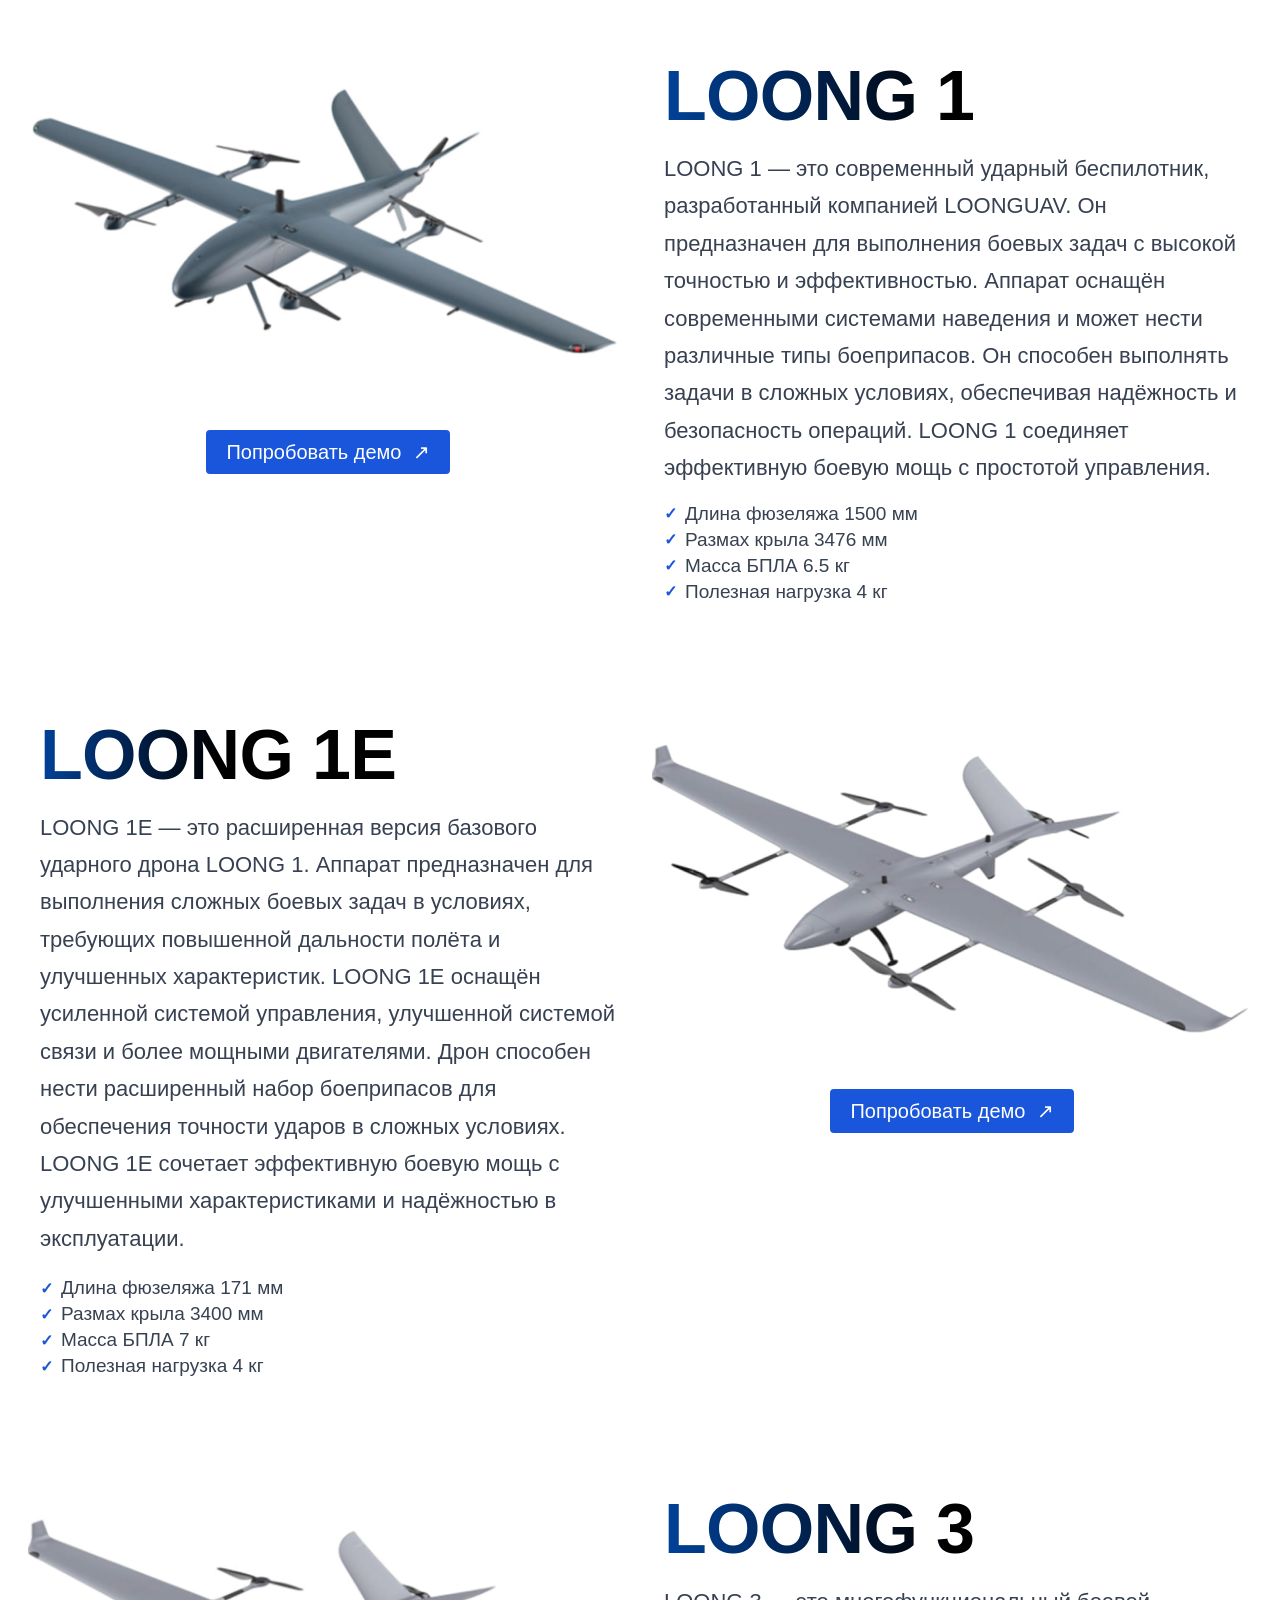
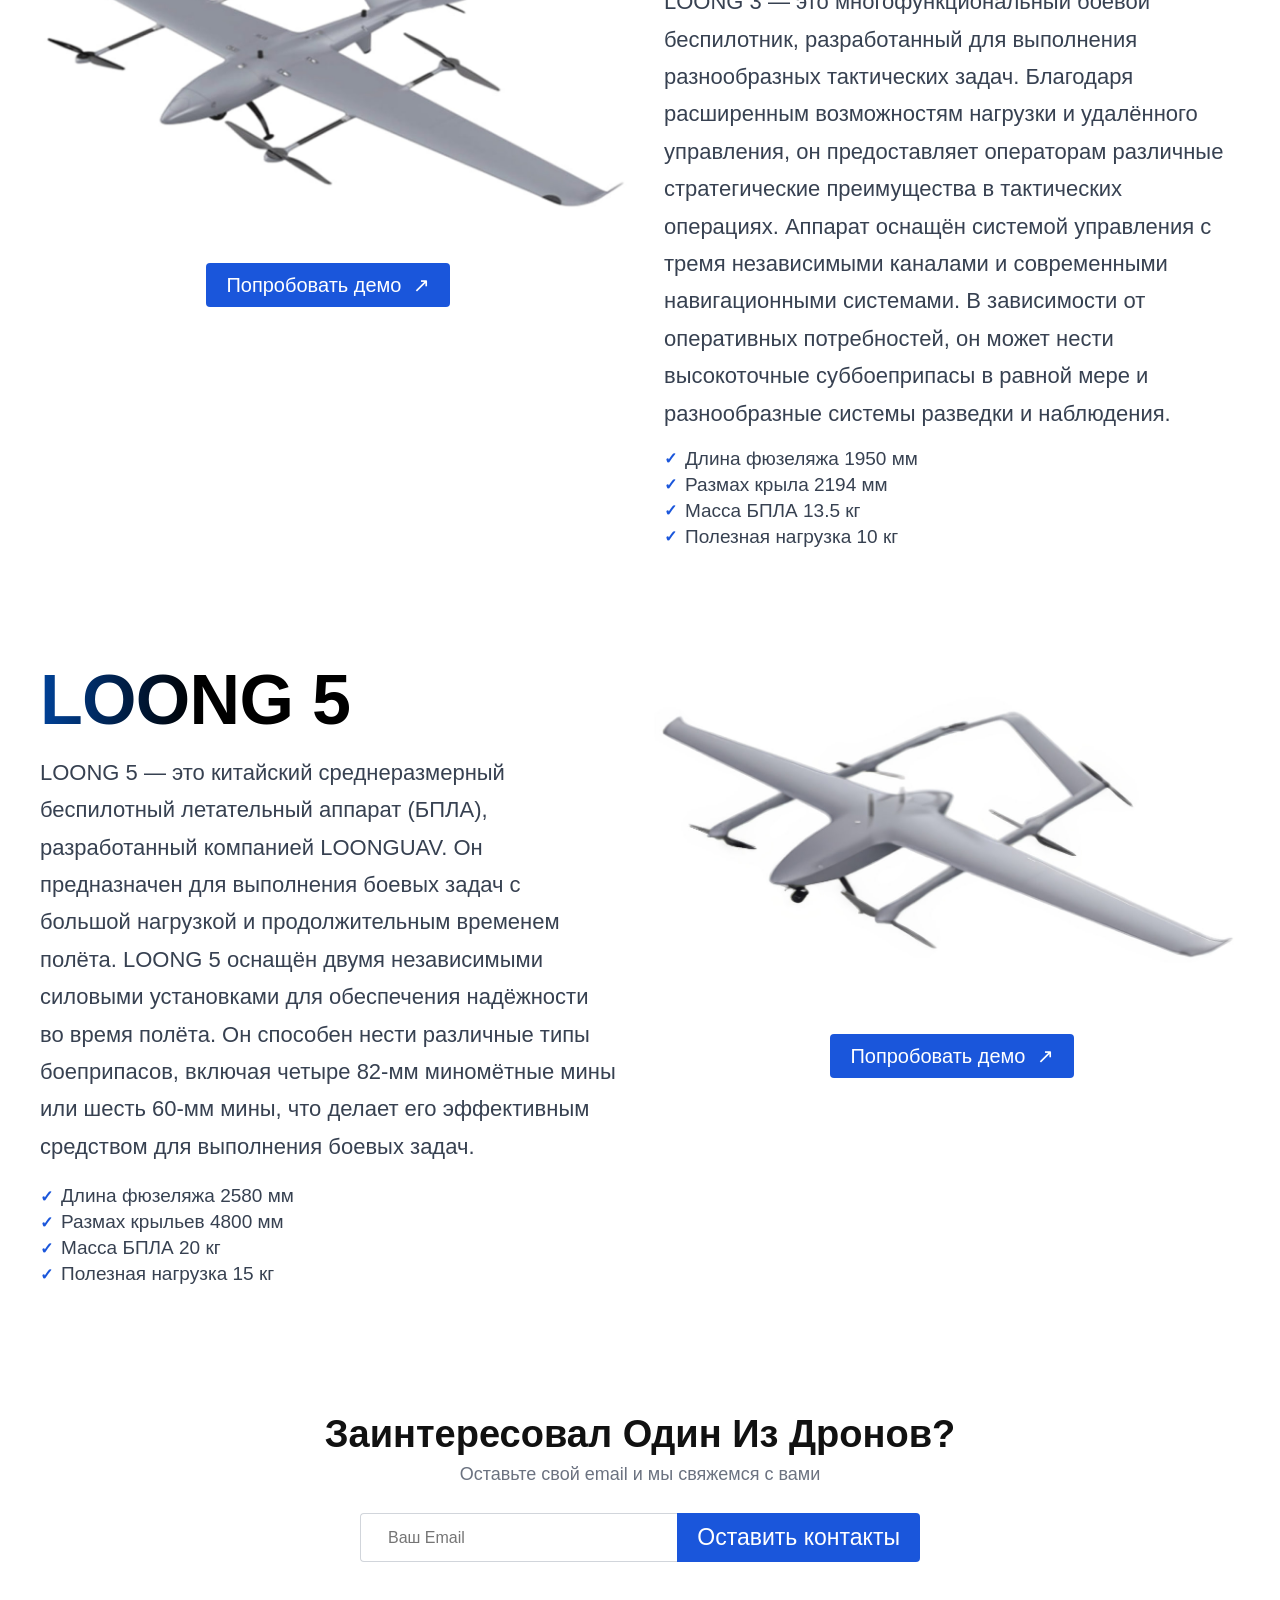
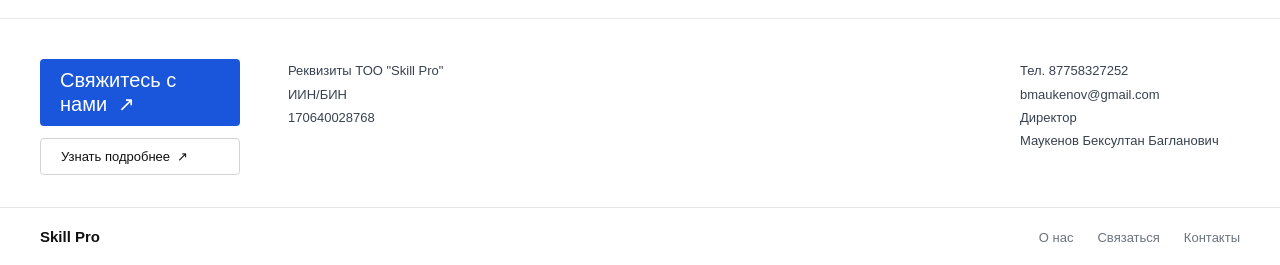
<file: index.html>
<!DOCTYPE html>
<html lang="ru">
<head>
<meta charset="UTF-8">
<meta name="viewport" content="width=device-width, initial-scale=1.0">
<title>Skill Pro — БПЛА</title>
<link rel="stylesheet" href="style.css">
</head>
<body>


<!-- LOONG 1 -->
<div class="drone-section">
  <div class="drone-left">
    
    <div class="drone-placeholder">
      <img src="design/drone1.jpg" alt="drone">
    </div>
    <a href="#contact" class="btn-demo">Попробовать демо &nbsp;↗</a>
  </div>
  <div class="drone-right">
    <h2>LOONG 1</h2>
    <p>LOONG 1 — это современный ударный беспилотник, разработанный компанией LOONGUAV. Он предназначен для выполнения боевых задач с высокой точностью и эффективностью. Аппарат оснащён современными системами наведения и может нести различные типы боеприпасов. Он способен выполнять задачи в сложных условиях, обеспечивая надёжность и безопасность операций. LOONG 1 соединяет эффективную боевую мощь с простотой управления.</p>
    <ul class="specs">
      <li>Длина фюзеляжа 1500 мм</li>
      <li>Размах крыла 3476 мм</li>
      <li>Масса БПЛА 6.5 кг</li>
      <li>Полезная нагрузка 4 кг</li>
    </ul>
  </div>
</div>

<!-- LOONG 1E -->
<div class="drone-section reverse">
  <div class="drone-left">
    
    <div class="drone-placeholder">
      <img src="design/drone1e.jpg" alt="drone">
    </div>
    <a href="#contact" class="btn-demo">Попробовать демо &nbsp;↗</a>
  </div>
  <div class="drone-right">
    <h2>LOONG 1E</h2>
    <p>LOONG 1E — это расширенная версия базового ударного дрона LOONG 1. Аппарат предназначен для выполнения сложных боевых задач в условиях, требующих повышенной дальности полёта и улучшенных характеристик. LOONG 1E оснащён усиленной системой управления, улучшенной системой связи и более мощными двигателями. Дрон способен нести расширенный набор боеприпасов для обеспечения точности ударов в сложных условиях. LOONG 1E сочетает эффективную боевую мощь с улучшенными характеристиками и надёжностью в эксплуатации.</p>
    <ul class="specs">
      <li>Длина фюзеляжа 171 мм</li>
      <li>Размах крыла 3400 мм</li>
      <li>Масса БПЛА 7 кг</li>
      <li>Полезная нагрузка 4 кг</li>
    </ul>
  </div>
</div>

<!-- LOONG 3 -->
<div class="drone-section">
  <div class="drone-left">
    
    <div class="drone-placeholder">
      <img src="design/drone3.jpg" alt="drone">
    </div>
    <a href="#contact" class="btn-demo">Попробовать демо &nbsp;↗</a>
  </div>
  <div class="drone-right">
    <h2>LOONG 3</h2>
    <p>LOONG 3 — это многофункциональный боевой беспилотник, разработанный для выполнения разнообразных тактических задач. Благодаря расширенным возможностям нагрузки и удалённого управления, он предоставляет операторам различные стратегические преимущества в тактических операциях. Аппарат оснащён системой управления с тремя независимыми каналами и современными навигационными системами. В зависимости от оперативных потребностей, он может нести высокоточные суббоеприпасы в равной мере и разнообразные системы разведки и наблюдения.</p>
    <ul class="specs">
      <li>Длина фюзеляжа 1950 мм</li>
      <li>Размах крыла 2194 мм</li>
      <li>Масса БПЛА 13.5 кг</li>
      <li>Полезная нагрузка 10 кг</li>
    </ul>
  </div>
</div>

<!-- LOONG 5 -->
<div class="drone-section reverse">
  <div class="drone-left">
    
    <div class="drone-placeholder">
      <img src="design/drone5.jpg" alt="drone">
    </div>
    <a href="#contact" class="btn-demo">Попробовать демо &nbsp;↗</a>
  </div>
  <div class="drone-right">
    <h2>LOONG 5</h2>
    <p>LOONG 5 — это китайский среднеразмерный беспилотный летательный аппарат (БПЛА), разработанный компанией LOONGUAV. Он предназначен для выполнения боевых задач с большой нагрузкой и продолжительным временем полёта. LOONG 5 оснащён двумя независимыми силовыми установками для обеспечения надёжности во время полёта. Он способен нести различные типы боеприпасов, включая четыре 82-мм миномётные мины или шесть 60-мм мины, что делает его эффективным средством для выполнения боевых задач.</p>
    <ul class="specs">
      <li>Длина фюзеляжа 2580 мм</li>
      <li>Размах крыльев 4800 мм</li>
      <li>Масса БПЛА 20 кг</li>
      <li>Полезная нагрузка 15 кг</li>
    </ul>
  </div>
</div>

<!-- CONTACT -->
<div class="contact-section" id="contact">
  <h2>Заинтересовал Один Из Дронов?</h2>
  <p>Оставьте свой email и мы свяжемся с вами</p>
  <div class="email-row">
    <input type="email" placeholder="Ваш Email">
    <button type="button">Оставить контакты</button>
  </div>
</div>

<!-- FOOTER INFO -->
<div class="footer-info">
  <div class="footer-btns">
    <a href="#contact" class="btn-demo">Свяжитесь с нами &nbsp;↗</a>
    <a href="#" class="btn-demo-outline">Узнать подробнее &nbsp;↗</a>
  </div>
  <div class="footer-details">
    <p>
      Реквизиты ТОО "Skill Pro"<br>
      ИИН/БИН<br>
      170640028768
    </p>
  </div>
  <div class="footer-contacts">
    <p>
      Тел. 87758327252<br>
      bmaukenov@gmail.com<br>
      Директор<br>
      Маукенов Бексултан Багланович
    </p>
  </div>
</div>

<footer>
  <span class="footer-brand">Skill Pro</span>
  <ul class="footer-links">
    <li><a href="#">О нас</a></li>
    <li><a href="#">Связаться</a></li>
    <li><a href="#">Контакты</a></li>
  </ul>
</footer>

</body>
</html>
</file>
<file: style.css>
*, *::before, *::after { box-sizing: border-box; margin: 0; padding: 0; }

body {
  font-family: -apple-system, BlinkMacSystemFont, 'Segoe UI', Roboto, sans-serif;
  background: #fff;
  color: #111;
  font-size: 14px;
  overflow-x: hidden;
}



.drone-section {
  display: flex; align-items: flex-start;
  padding: 56px 40px;
  gap: 48px;
}
.drone-section.reverse { flex-direction: row-reverse;}
.drone-section.reverse .drone-right {
  display: flex;
  flex-direction: column;
  align-items: flex-start;   /* прижать контент вправо */
  text-align: left;

}
.drone-placeholder img {
  width: 100%;
  height: 100%;
  object-fit: contain;
}
.drone-left { flex: 1; min-width: 0; display: flex; flex-direction: column; align-items: center; }
.drone-placeholder {
  width: 600px; height: 350px;
  background: #ffffff;
  display: flex; align-items: center; justify-content: center;
  border-radius: 4px;

}
 
.btn-demo {
  display: inline-flex; align-items: center; gap: 8px;
  margin-top: 24px;
  background: #1a56db; color: #fff;
  font-size: 20px; font-weight: 500;
  padding: 10px 20px; border-radius: 4px;
  text-decoration: none; border: none; cursor: pointer;
}
.btn-demo:hover { background: #1340b0; }
.btn-demo-outline {
  display: inline-flex; align-items: center; gap: 8px;
  margin-top: 24px;
  background: #fff; color: #111;
  font-size: 13px; font-weight: 500;
  padding: 10px 20px; border-radius: 4px;
  text-decoration: none; border: 1px solid #d1d5db; cursor: pointer;
}
.btn-demo-outline:hover { background: #f9fafb; }

.drone-right { flex: 1; }
.drone-right h2 {
  font-size: 70px; 
  font-weight: 750; 
  margin-bottom: 14px; 
  letter-spacing: -0.01em;
  
  background: linear-gradient(to left, #000000, #000000, #004299);
  -webkit-background-clip: text;
  background-clip: text;
  color: transparent;
  -webkit-text-fill-color: transparent;
}
.drone-right p {
  font-size: 22px; line-height: 1.7; color: #374151;
  max-width: 720px; margin-bottom: 16px;
}
.specs { list-style: none; display: flex; flex-direction: column; gap: 4px; margin-top: 4px; }
.specs li {
  font-size: 19px; color: #374151;
  display: flex; align-items: center; gap: 8px;
}
.specs li::before {
  content: '✓'; color: #1a56db; font-weight: 700; font-size: 16px;
}

.contact-section {
  padding: 72px 40px 56px;
  text-align: center;
  border-bottom: 1px solid #e5e7eb;
}
.contact-section h2 {
  font-size: 38px; 
  font-weight: 800; 
  color: #111;
  margin-bottom: 8px;
}
.contact-section p { 
  font-size: 18px; 
  color: #6b7280; 
  margin-bottom: 28px; }
.email-row {
  display: flex; 
  justify-content: center; 
  gap: 0; max-width: 560px; 
  margin: 0 auto;
}
.email-row input {
  flex: 1; 
  padding: 14px 27px; 
  border: 1px solid #d1d5db;
  border-right: none; 
  font-size: 16px; 
  font-family: inherit; 
  outline: none;
  border-radius: 4px 0 0 4px;
}
.email-row input:focus { border-color: #1a56db; }
.email-row button {
  background: #1a56db; 
  color: #fff; 
  border: none; 
  cursor: pointer;
  font-size: 23px; 
  font-weight: 500; 
  font-family: inherit;
  padding: 11px 20px;
  border-radius: 0 4px 4px 0;
}
.email-row button:hover { background: #1340b0; }

.footer-info {
  display: flex; padding: 40px 40px 0;
  gap: 48px; align-items: flex-start;
}
.footer-btns { display: flex; flex-direction: column; gap: 12px; flex: 0 0 200px; }
.footer-btns .btn-demo { margin-top: 0; }
.footer-btns .btn-demo-outline { margin-top: 0; }

.footer-details { flex: 1; }
.footer-details p { font-size: 13px; color: #374151; line-height: 1.8; }

.footer-contacts { flex: 0 0 220px; }
.footer-contacts p { font-size: 13px; color: #374151; line-height: 1.8; }

footer {
  display: flex; align-items: center; justify-content: space-between;
  padding: 20px 40px;
  border-top: 1px solid #e5e7eb;
  margin-top: 32px;
}
.footer-brand { font-weight: 700; font-size: 15px; }
.footer-links { display: flex; gap: 24px; list-style: none; }
.footer-links a { font-size: 13px; color: #6b7280; text-decoration: none; }
.footer-links a:hover { color: #111; }
</file>
